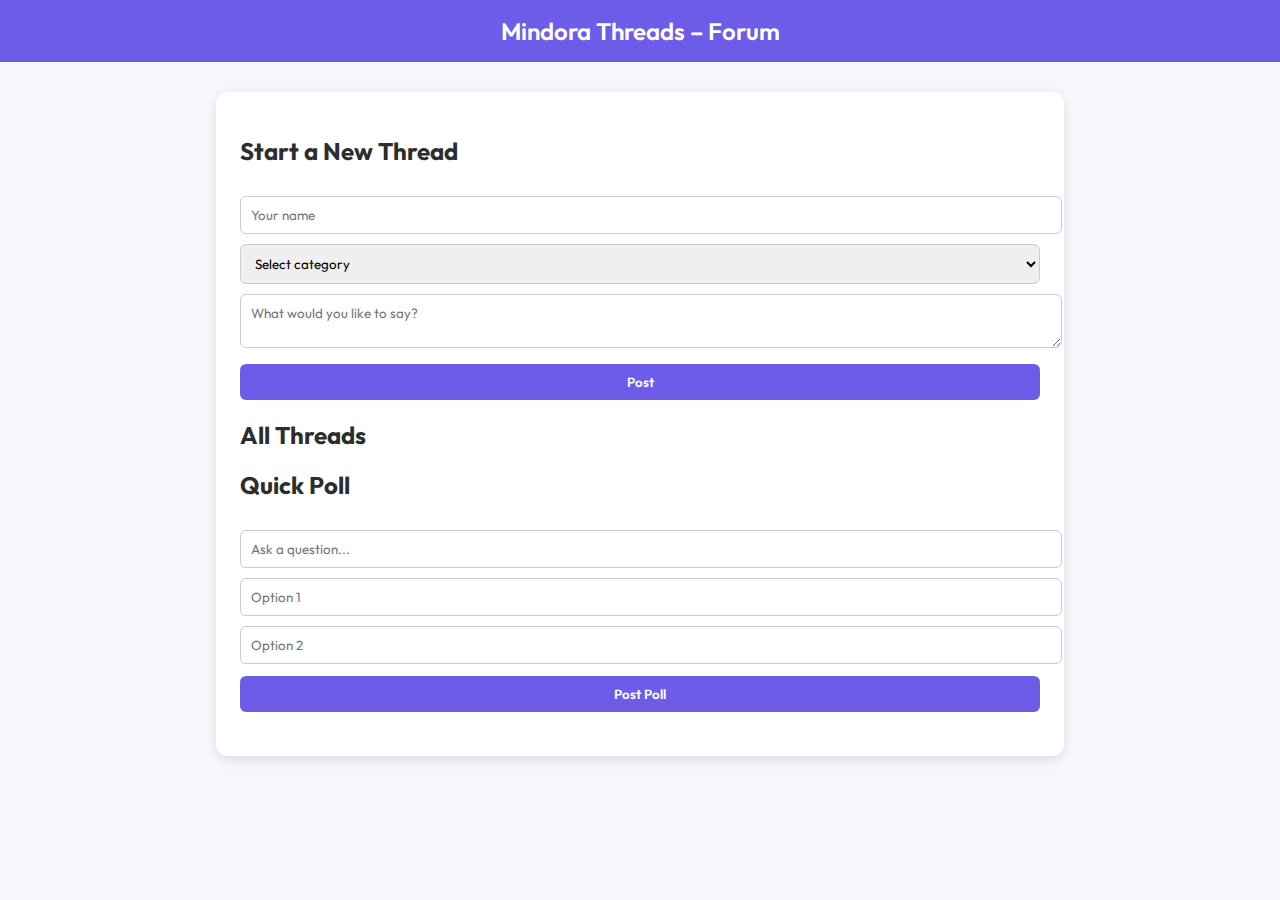
<file: forum.html>
<!DOCTYPE html>
<html lang="en">
<head>
  <meta charset="UTF-8" />
  <meta name="viewport" content="width=device-width, initial-scale=1.0"/>
  <title>Mindora Threads – Forum</title>
  <link href="https://fonts.googleapis.com/css2?family=Outfit:wght@400;600&display=swap" rel="stylesheet">
  <style>
    body {
      font-family: 'Outfit', sans-serif;
      background: #f7f6fd;
      margin: 0;
      padding: 0;
      color: #2d2d2d;
    }
    header {
      background-color: #6c5ce7;
      color: white;
      padding: 16px;
      text-align: center;
      font-size: 24px;
      font-weight: 600;
    }
    .container {
      max-width: 800px;
      margin: 30px auto;
      background: #ffffff;
      padding: 24px;
      border-radius: 12px;
      box-shadow: 0 4px 12px rgba(0,0,0,0.1);
    }
    input, textarea, select, button {
      width: 100%;
      padding: 10px;
      margin-top: 10px;
      border-radius: 6px;
      border: 1px solid #ccc;
      font-family: 'Outfit', sans-serif;
    }
    button {
      background-color: #6c5ce7;
      color: white;
      font-weight: 600;
      border: none;
      cursor: pointer;
      margin-top: 12px;
    }
    button:hover {
      background-color: #5a4fcf;
    }
    .post {
      background: #f1effd;
      border-left: 4px solid #6c5ce7;
      padding: 12px 16px;
      margin-top: 16px;
      border-radius: 6px;
      scroll-margin-top: 100px;
    }
    .post .meta {
      font-weight: 600;
      margin-bottom: 6px;
    }
    .comment {
      margin-left: 20px;
      margin-top: 8px;
      padding: 8px;
      background: #ede9ff;
      border-radius: 6px;
    }
  </style>
</head>
<body>
  <header>Mindora Threads – Forum</header>
  <div class="container">
    <h2>Start a New Thread</h2>
    <form id="postForm">
      <input type="text" id="username" placeholder="Your name" required />
      <select id="category" required>
        <option value="">Select category</option>
        <option value="Art">Art</option>
        <option value="Science">Science</option>
        <option value="Literature">Literature</option>
        <option value="Audio">Audio</option>
      </select>
      <textarea id="content" placeholder="What would you like to say?" required></textarea>
      <button type="submit">Post</button>
    </form>

    <h2>All Threads</h2>
    <div id="threadsContainer"></div>

    <h2>Quick Poll</h2>
    <form id="pollForm">
      <input type="text" id="pollQuestion" placeholder="Ask a question..." required />
      <input type="text" id="pollOption1" placeholder="Option 1" required />
      <input type="text" id="pollOption2" placeholder="Option 2" required />
      <button type="submit">Post Poll</button>
    </form>
    <div id="pollsContainer" style="margin-top:20px;"></div>
  </div>

  <script type="module">
    import { initializeApp } from "https://www.gstatic.com/firebasejs/9.6.10/firebase-app.js";
    import {
      getFirestore,
      collection,
      addDoc,
      onSnapshot,
      getDoc,
      doc,
      updateDoc,
      serverTimestamp
    } from "https://www.gstatic.com/firebasejs/9.6.10/firebase-firestore.js";

    const firebaseConfig = {
      apiKey: "YOUR_API_KEY",
      authDomain: "YOUR_PROJECT.firebaseapp.com",
      projectId: "YOUR_PROJECT_ID",
      storageBucket: "YOUR_PROJECT_ID.appspot.com",
      messagingSenderId: "YOUR_SENDER_ID",
      appId: "YOUR_APP_ID"
    };

    const app = initializeApp(firebaseConfig);
    const db = getFirestore(app);

    const postForm = document.getElementById("postForm");
    const threadsContainer = document.getElementById("threadsContainer");

    postForm.addEventListener("submit", async (e) => {
      e.preventDefault();
      const username = document.getElementById("username").value;
      const content = document.getElementById("content").value;
      const category = document.getElementById("category").value;
      await addDoc(collection(db, "threads"), {
        username,
        content,
        category,
        comments: [],
        createdAt: serverTimestamp()
      });
      postForm.reset();

});

    onSnapshot(collection(db, "threads"), (snapshot) => {
      threadsContainer.innerHTML = "";
      snapshot.forEach((docSnap) => {
        const data = docSnap.data();
        const div = document.createElement("div");
        div.id = "thread-" + docSnap.id;
        div.className = "post";
        div.innerHTML = `
          <div class="meta"><b>${data.username}</b> · <i>${data.category}</i></div>
          <div class="body">${data.content}</div>
          <button onclick="copyLink('thread-${docSnap.id}')">Share</button>
          <form onsubmit="return commentOnThread('${docSnap.id}', this)">
            <input type="text" name="comment" placeholder="Write a comment..." required />
            <button type="submit">Reply</button>
          </form>
          <div>${(data.comments || []).map(c => '<div class="comment"><b>' + c.name + ':</b> ' + c.text + '</div>').join('')}</div>
        `;
        threadsContainer.appendChild(div);
      });

      // scroll to thread if URL has #id
      const hash = window.location.hash;
      if (hash) {
        const el = document.querySelector(hash);
        if (el) el.scrollIntoView({ behavior: "smooth" });
      }
    });

    window.commentOnThread = async (id, form) => {
      const text = form.comment.value;
      const name = prompt("Your name:");
      const postRef = doc(db, "threads", id);
      const snap = await getDoc(postRef);
      const data = snap.data();
      const comments = data.comments || [];
      comments.push({ name, text });
      await updateDoc(postRef, { comments });
      form.reset();
      return false;
    };

    window.copyLink = (id) => {
      const url = `${window.location.href.split('#')[0]}#${id}`;
      navigator.clipboard.writeText(url).then(() => {
        alert("Link copied to clipboard!");
      });
    };

    // Poll logic
    const pollForm = document.getElementById("pollForm");
    const pollsContainer = document.getElementById("pollsContainer");

    pollForm.addEventListener("submit", async (e) => {
      e.preventDefault();
      const question = document.getElementById("pollQuestion").value;
      const option1 = document.getElementById("pollOption1").value;
      const option2 = document.getElementById("pollOption2").value;
      await addDoc(collection(db, "polls"), {
        question,
        options: [option1, option2],
        votes: [0, 0],
        createdAt: serverTimestamp()
      });
      pollForm.reset();
    });

    onSnapshot(collection(db, "polls"), (snapshot) => {
      pollsContainer.innerHTML = "";
      snapshot.forEach((docSnap) => {
        const data = docSnap.data();
        const div = document.createElement("div");
        div.className = "post";
        div.innerHTML = `
          <div><strong>${data.question}</strong></div>
          ${data.options.map((opt, i) => '<button onclick="votePoll(\\'' + docSnap.id + '\\', ' + i + ')">' + opt + ' (' + data.votes[i] + ')</button>').join("<br>")}
        `;
        pollsContainer.appendChild(div);
      });
    });

    window.votePoll = async (id, index) => {
      const ref = doc(db, "polls", id);
      const snap = await getDoc(ref);
      const data = snap.data();
      const votes = data.votes;
      votes[index]++;
      await updateDoc(ref, { votes });
    };
  </script>
</body>
</html>
</file>
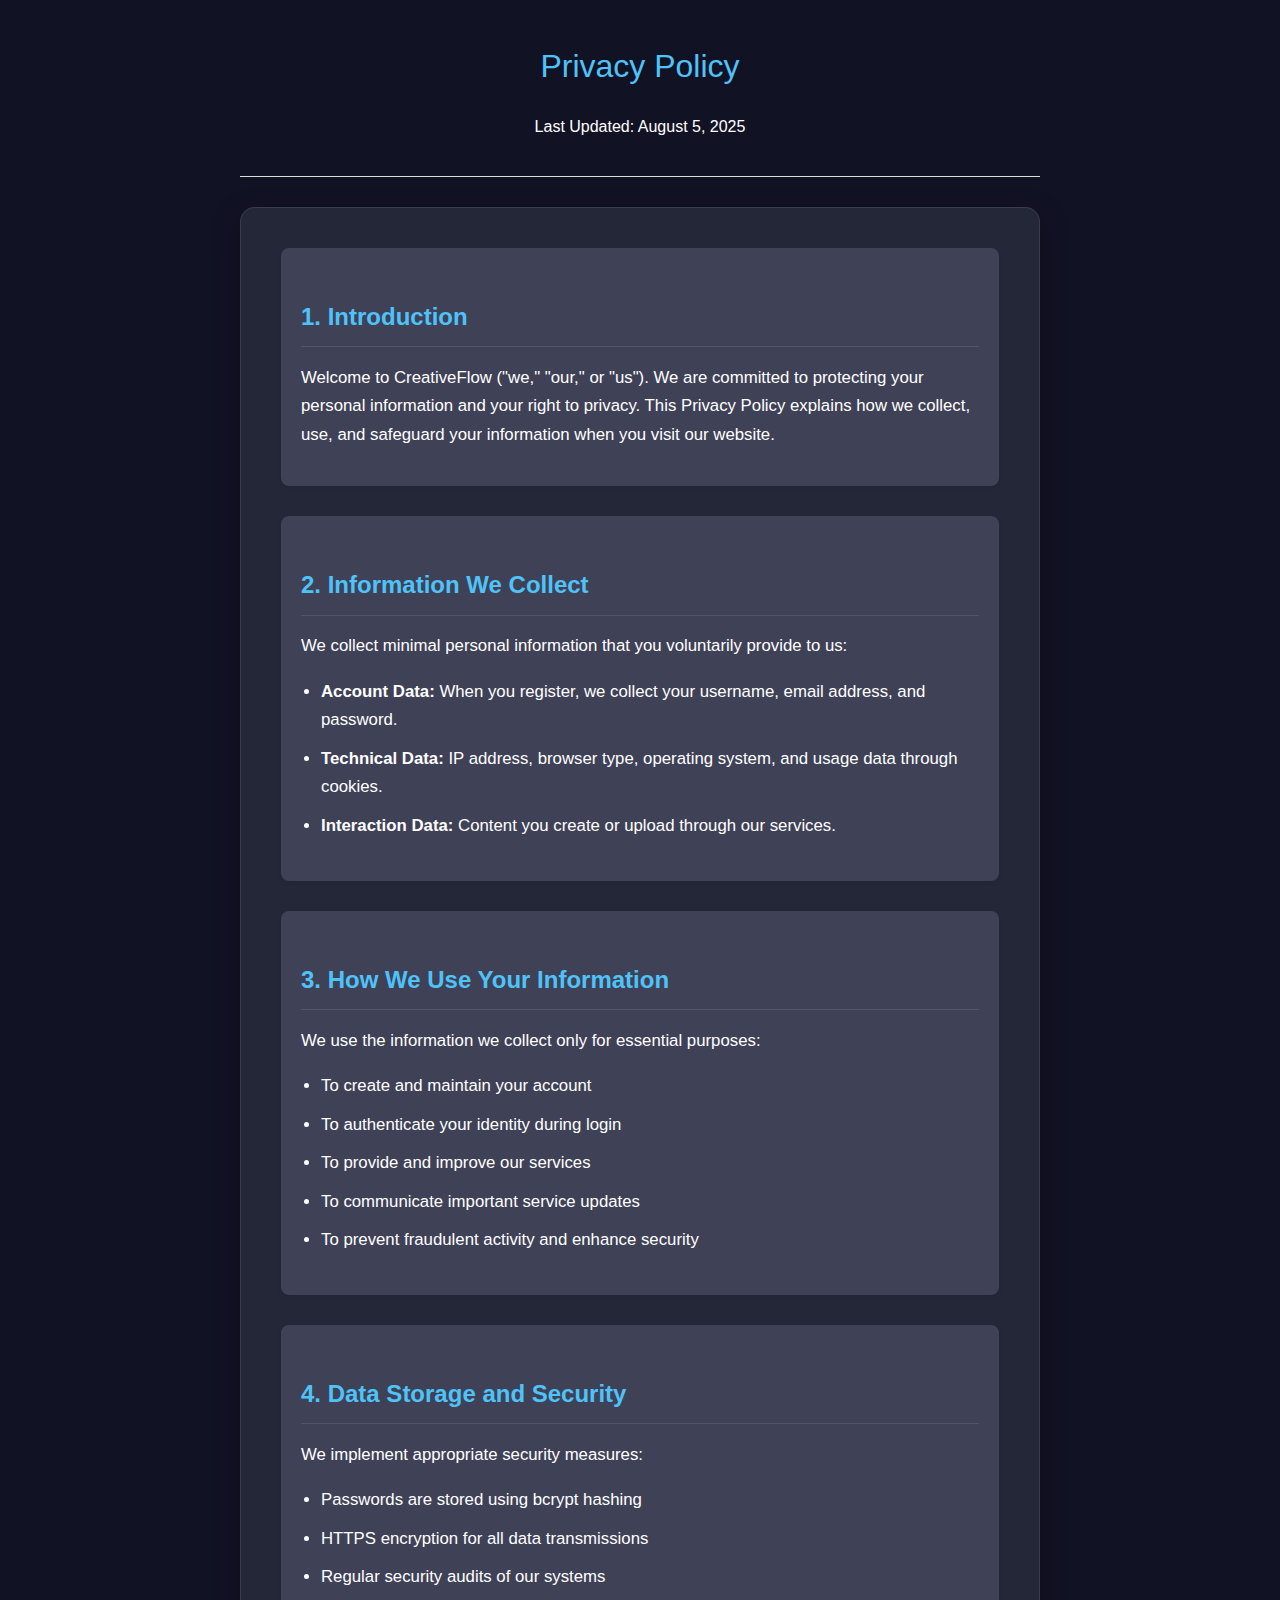
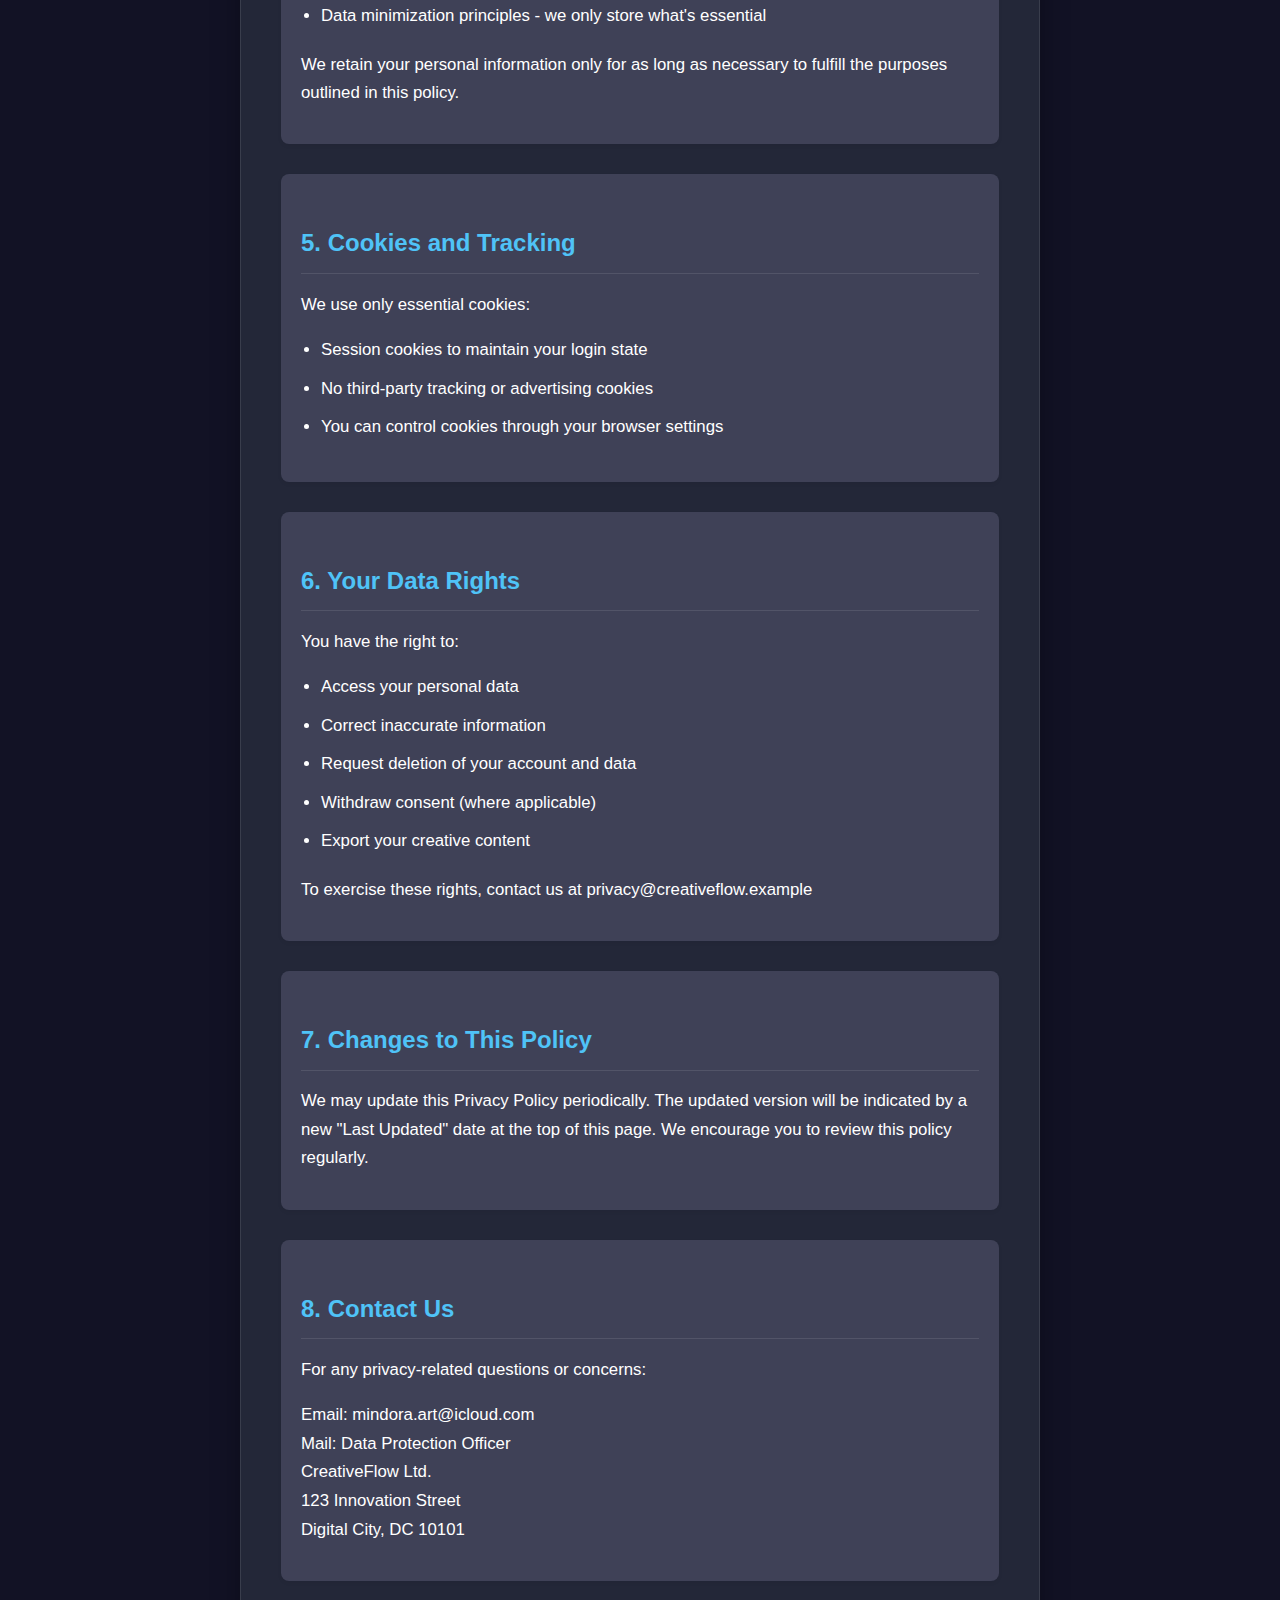
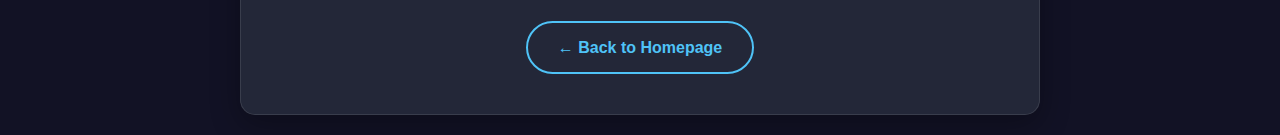
<file: privacy_policy.html>
<!DOCTYPE html>
<html lang="en">
<head>
    <meta charset="UTF-8">
    <meta name="viewport" content="width=device-width, initial-scale=1.0">
    <title>Privacy Policy</title>
    <style>
        :root {
            --primary-color: #4A90E2;
            --text-color: #333;
            --light-gray: #3f4157;
            --border-color: #ddd;
        }
        
        body {
            font-family: 'Segoe UI', Tahoma, Geneva, Verdana, sans-serif;
            line-height: 1.6;
            color: var(--text-color);
            max-width: 800px;
            margin: 0 auto;
            padding: 20px;
            background-color: #fff;
        }
        
        header {
            text-align: center;
            margin-bottom: 30px;
            padding-bottom: 20px;
            border-bottom: 1px solid var(--border-color);
        }
        
        h1 {
            color: #4fc3f7;
            font-weight: 300;
        }
        
        section {
            margin-bottom: 30px;
            padding: 20px;
            background-color: var(--light-gray);
            border-radius: 8px;
            box-shadow: 0 2px 4px rgba(0,0,0,0.05);
        }
        
        h2 {
            color: #4fc3f7;
            margin-top: 0;
            border-bottom: 1px solid var(--border-color);
            padding-bottom: 10px;
        }
        
        .back-link {
            text-align: center;
            margin-top: 30px;
        }
        
        .back-link a {
            display: inline-block;
            padding: 10px 20px;
            background-color: var(--primary-color);
            color: white;
            text-decoration: none;
            border-radius: 4px;
            transition: background-color 0.3s;
        }
        
        .back-link a:hover {
            background-color: #3a7bc8;
        }
        
        @media (max-width: 600px) {
            body {
                padding: 10px;
            }
            
            section {
                padding: 15px;
            }
        }
    </style>
</head>
<body>
    <div class="container">
        <header>
            <h1>Privacy Policy</h1>
            <p>Last Updated: August 5, 2025</p>
        </header>
        
        <main class="privacy-content">
            <section>
                <h2>1. Introduction</h2>
                <p>Welcome to CreativeFlow ("we," "our," or "us"). We are committed to protecting your personal information and your right to privacy. This Privacy Policy explains how we collect, use, and safeguard your information when you visit our website.</p>
            </section>
            
            <section>
                <h2>2. Information We Collect</h2>
                <p>We collect minimal personal information that you voluntarily provide to us:</p>
                <ul>
                    <li><strong>Account Data:</strong> When you register, we collect your username, email address, and password.</li>
                    <li><strong>Technical Data:</strong> IP address, browser type, operating system, and usage data through cookies.</li>
                    <li><strong>Interaction Data:</strong> Content you create or upload through our services.</li>
                </ul>
            </section>
            
            <section>
                <h2>3. How We Use Your Information</h2>
                <p>We use the information we collect only for essential purposes:</p>
                <ul>
                    <li>To create and maintain your account</li>
                    <li>To authenticate your identity during login</li>
                    <li>To provide and improve our services</li>
                    <li>To communicate important service updates</li>
                    <li>To prevent fraudulent activity and enhance security</li>
                </ul>
            </section>
            
            <section>
                <h2>4. Data Storage and Security</h2>
                <p>We implement appropriate security measures:</p>
                <ul>
                    <li>Passwords are stored using bcrypt hashing</li>
                    <li>HTTPS encryption for all data transmissions</li>
                    <li>Regular security audits of our systems</li>
                    <li>Data minimization principles - we only store what's essential</li>
                </ul>
                <p>We retain your personal information only for as long as necessary to fulfill the purposes outlined in this policy.</p>
            </section>
            
            <section>
                <h2>5. Cookies and Tracking</h2>
                <p>We use only essential cookies:</p>
                <ul>
                    <li>Session cookies to maintain your login state</li>
                    <li>No third-party tracking or advertising cookies</li>
                    <li>You can control cookies through your browser settings</li>
                </ul>
            </section>
            
            <section>
                <h2>6. Your Data Rights</h2>
                <p>You have the right to:</p>
                <ul>
                    <li>Access your personal data</li>
                    <li>Correct inaccurate information</li>
                    <li>Request deletion of your account and data</li>
                    <li>Withdraw consent (where applicable)</li>
                    <li>Export your creative content</li>
                </ul>
                <p>To exercise these rights, contact us at privacy@creativeflow.example</p>
            </section>
            
            <section>
                <h2>7. Changes to This Policy</h2>
                <p>We may update this Privacy Policy periodically. The updated version will be indicated by a new "Last Updated" date at the top of this page. We encourage you to review this policy regularly.</p>
            </section>
            
            <section>
                <h2>8. Contact Us</h2>
                <p>For any privacy-related questions or concerns:</p>
                <p>Email: mindora.art@icloud.com <br>
                Mail: Data Protection Officer<br>
                CreativeFlow Ltd.<br>
                123 Innovation Street<br>
                Digital City, DC 10101</p>
            </section>
            
            <div class="back-link">
                <a href="index.html">← Back to Homepage</a>
            </div>
        </main>
    </div>
</body>
</html>
<head>
  <link rel="stylesheet" href="styles.css">
</head>
</file>
<file: styles.css>
/* MINDORA.ART Custom Styles - Updated */

:root {
    /* Обновлённая цветовая палитра */
    --primary-purple: #6f42c1;
    --secondary-purple: #9C27B0;
    --light-purple: #E1BEE7;
    --dark-purple: #4A148C;
    --gradient-primary: linear-gradient(135deg, #667eea 0%, #764ba2 100%);
    --gradient-secondary: linear-gradient(135deg, #9C27B0 0%, #6f42c1 100%);
    --gradient-text: linear-gradient(135deg, #667eea 0%, #764ba2 50%, #9C27B0 100%);
    --background-dark: #1a1a2e;
    --background-darker: #121225; /* Более тёмный фон */
    --content-bg: #212140;
    --card-bg: rgba(30, 30, 50, 0.5); /* Новый цвет для карточек */
    --text-light: #ffffff;
    --text-muted: #b8b8b8;
    --accent-blue: #4fc3f7; /* Акцентный голубой */
}

/* Global Styles */
body {
    background: var(--background-darker); /* Ещё более тёмный фон */
    min-height: 100vh;
    font-family: 'Segoe UI', Tahoma, Geneva, Verdana, sans-serif;
    color: var(--text-light);
    line-height: 1.6;
}

/* Typography */
.gradient-text {
    background: var(--gradient-text);
    -webkit-background-clip: text;
    -webkit-text-fill-color: transparent;
    background-clip: text;
    font-weight: 700;
}

/* Navigation */
.navbar {
    background: rgba(26, 26, 46, 0.95) !important;
    backdrop-filter: blur(10px);
    box-shadow: 0 2px 20px rgba(0, 0, 0, 0.3);
    transition: all 0.3s ease;
}

.navbar-brand {
    font-size: 1.5rem;
    font-weight: 700;
}

.nav-link {
    color: var(--text-light) !important;
    font-weight: 500;
    transition: all 0.3s ease;
    position: relative;
}

.nav-link:hover {
    color: var(--light-purple) !important;
    transform: translateY(-2px);
}

.nav-link.active {
    color: var(--secondary-purple) !important;
}

.btn-outline-light {
    border-color: var(--light-purple);
    color: var(--light-purple);
    transition: all 0.3s ease;
}

.btn-outline-light:hover {
    background: var(--gradient-secondary);
    border-color: var(--secondary-purple);
    color: white;
    transform: translateY(-2px);
    box-shadow: 0 5px 15px rgba(156, 39, 176, 0.4);
}



.btn-primary:hover {
    transform: translateY(-3px);
    box-shadow: 0 8px 25px rgba(156, 39, 176, 0.6);
    
}/* Стили для нового изображения на главной */
.creative-image-container {
    max-width: 350px;
    margin: 0 auto;
    text-align: center;
}

.creative-image {
    width: 100%;
    height: auto;
    border-radius: 12px;
    box-shadow: 0 15px 30px rgba(0, 0, 0, 0.4);
    transition: transform 0.4s ease, opacity 0.4s ease;
    opacity: 0.95;
    border: 1px solid rgba(255, 255, 255, 0.1);
}

.creative-image:hover {
    transform: scale(1.03);
    opacity: 1;
}

.creative-caption {
    margin-top: 15px;
    color: #c2b5ff;
    font-style: italic;
    font-size: 0.95rem;
}

/* ===== ОБНОВЛЁННЫЕ КАТЕГОРИИ НА ГЛАВНОЙ ===== */
.categories-section {
    background: transparent; /* Убрали фон секции */
    padding: 80px 0;
}

.category-card {
    background: var(--card-bg);
    border-radius: 15px;
    padding: 30px;
    text-align: center;
    transition: all 0.3s ease;
    border: 1px solid rgba(255, 255, 255, 0.1);
    backdrop-filter: blur(10px);
    height: 100%;
}

.category-card:hover {
    transform: translateY(-10px);
    box-shadow: 0 15px 30px rgba(0, 0, 0, 0.4);
    border-color: rgba(159, 68, 216, 0.3);
}

.category-icon {
    font-size: 2.5rem;
    margin-bottom: 20px;
    color: var(--accent-blue); /* Голубой цвет иконок */
}

.category-title {
    font-size: 1.2rem;
    font-weight: 600;
    margin-bottom: 15px;
    color: var(--text-light);
}


.category-description {
    color: var(--text-muted);
    font-size: 0.95rem;
}

/* Features Section */
.features-section {
    background: rgba(22, 33, 62, 0.8);
}

.feature-item {
    display: flex;
    align-items: flex-start;
}

.feature-item i {
    font-size: 1.5rem;
    margin-top: 5px;
}

/* About Section */
.about-section {
    background: rgba(255, 255, 255, 0.05);
    backdrop-filter: blur(10px);
}

/* Footer */
.footer-section {
    background: var(--background-darker);
    border-top: 1px solid rgba(255, 255, 255, 0.1);
}

.social-links a {
    font-size: 1.2rem;
    transition: all 0.3s ease;
}

.social-links a:hover {
    color: var(--secondary-purple) !important;
    transform: translateY(-2px);
}

/* Gallery Styles */
.gallery-header {
    padding: 120px 0 60px;
    background: rgba(26, 26, 46, 0.8);
    backdrop-filter: blur(10px);
}

.filters-section {
    background: rgba(255, 255, 255, 0.1);
    backdrop-filter: blur(10px);
}

.btn-outline-primary {
    border-color: var(--light-purple);
    color: var(--light-purple);
    transition: all 0.3s ease;
}

.btn-outline-primary:hover,
.btn-outline-primary.active {
    background: var(--gradient-secondary);
    border-color: var(--secondary-purple);
    color: white;
    transform: translateY(-2px);
    box-shadow: 0 5px 15px rgba(156, 39, 176, 0.4);
}

.work-card {
    background: rgba(255, 255, 255, 0.1);
    border-radius: 15px;
    overflow: hidden;
    transition: all 0.3s ease;
    border: 1px solid rgba(255, 255, 255, 0.2);
    backdrop-filter: blur(10px);
    cursor: pointer;
}

.work-card:hover {
    transform: translateY(-5px);
    background: rgba(255, 255, 255, 0.15);
    box-shadow: 0 10px 25px rgba(0, 0, 0, 0.3);
}

.work-card-header {
    padding: 15px;
    display: flex;
    justify-content: space-between;
    align-items: center;
}

.category-badge {
    background: var(--gradient-secondary);
    color: white;
    padding: 5px 15px;
    border-radius: 50px;
    font-size: 0.8rem;
    font-weight: 600;
}

.work-card-content {
    position: relative;
    height: 200px;
    overflow: hidden;
}

.work-image img {
    width: 100%;
    height: 200px;
    object-fit: cover;
}

.work-text-preview {
    padding: 20px;
    height: 200px;
    overflow: hidden;
    background: rgba(0, 0, 0, 0.3);
    display: flex;
    align-items: center;
}

.work-audio-preview {
    height: 200px;
    display: flex;
    flex-direction: column;
    align-items: center;
    justify-content: center;
    background: rgba(0, 0, 0, 0.3);
}

.work-placeholder {
    height: 200px;
    display: flex;
    align-items: center;
    justify-content: center;
    background: rgba(0, 0, 0, 0.3);
}

.work-card-body {
    padding: 20px;
}

.work-title {
    font-size: 1.1rem;
    font-weight: 600;
    margin-bottom: 10px;
    color: white;
}

.work-description {
    color: var(--text-muted);
    font-size: 0.9rem;
    margin-bottom: 15px;
}

.work-meta {
    border-top: 1px solid rgba(255, 255, 255, 0.1);
    padding-top: 10px;
}

/* Create Page Styles */
.create-header {
    padding: 120px 0 60px;
    background: rgba(26, 26, 46, 0.8);
    backdrop-filter: blur(10px);
}

.create-form .card {
    background: rgba(255, 255, 255, 0.1);
    border: 1px solid rgba(255, 255, 255, 0.2);
    backdrop-filter: blur(10px);
}

.form-control,
.form-select {
    background: rgba(255, 255, 255, 0.1);
    border: 1px solid rgba(255, 255, 255, 0.3);
    color: white;
    backdrop-filter: blur(10px);
}

.form-control:focus,
.form-select:focus {
    background: rgba(255, 255, 255, 0.15);
    border-color: var(--secondary-purple);
    color: white;
    box-shadow: 0 0 10px rgba(156, 39, 176, 0.3);
}

.form-control::placeholder {
    color: var(--text-muted);
}

.form-label {
    color: white;
    font-weight: 600;
}

.form-text {
    color: var(--text-muted);
}

/* Profile Page Styles */
.profile-header {
    padding: 120px 0 60px;
    background: rgba(26, 26, 46, 0.8);
    backdrop-filter: blur(10px);
}

.profile-avatar {
    color: var(--light-purple);
}

.profile-stats {
    margin-top: 30px;
}

.stat-card {
    background: rgba(255, 255, 255, 0.1);
    border-radius: 15px;
    padding: 20px;
    text-align: center;
    margin: 0 10px;
    backdrop-filter: blur(10px);
}

.stat-card h3 {
    font-size: 2rem;
    font-weight: 700;
    margin-bottom: 5px;
    background: var(--gradient-text);
    -webkit-background-clip: text;
    -webkit-text-fill-color: transparent;
    background-clip: text;
}

.profile-content .card {
    background: rgba(255, 255, 255, 0.1);
    border: 1px solid rgba(255, 255, 255, 0.2);
    backdrop-filter: blur(10px);
}

/* User Work Card Styles */
.user-work-card .work-card-header {
    justify-content: space-between;
}

.work-actions {
    display: flex;
    gap: 5px;
}

.work-actions .btn {
    padding: 5px 8px;
    font-size: 0.8rem;
}

/* Modal Styles */
.modal-content {
    background: rgba(26, 26, 46, 0.95);
    border: 1px solid rgba(255, 255, 255, 0.2);
    backdrop-filter: blur(20px);
    color: white;
}

.modal-header {
    border-bottom: 1px solid rgba(255, 255, 255, 0.1);
}

.modal-footer {
    border-top: 1px solid rgba(255, 255, 255, 0.1);
}

.btn-close {
    filter: invert(1);
}

/* Responsive Design */
@media (max-width: 768px) {
    .hero-section {
        min-height: auto;
        padding: 100px 0 50px;
    }
    
    .display-2 {
        font-size: 2.5rem;
    }
    
    .category-card {
        margin-bottom: 20px;
    }
    
    .hero-buttons {
        text-align: center;
        margin-top: 30px;
    }
    
    .hero-buttons .btn {
        display: block;
        width: 100%;
        margin-bottom: 15px;
    }
    
    .stat-card {
        margin: 10px 0;
    }
    
    .filters-section .btn {
        margin-bottom: 10px;
        font-size: 0.9rem;
    }
}

@media (max-width: 576px) {
    .container {
        padding: 0 15px;
    }
    
    .work-card-body {
        padding: 15px;
    }
    
    .category-card {
        padding: 20px;
    }
    
    .navbar-brand {
        font-size: 1.2rem;
    }
}

/* Animation Classes */
.fade-in {
    opacity: 0;
    transform: translateY(20px);
    animation: fadeInUp 0.6s ease forwards;
}

@keyframes fadeInUp {
    to {
        opacity: 1;
        transform: translateY(0);
    }
}

.loading-dots::after {
    content: '';
    animation: dots 1.5s steps(5, end) infinite;
}

@keyframes dots {
    0%, 20% {
        color: rgba(0,0,0,0);
        text-shadow: .25em 0 0 rgba(0,0,0,0), .5em 0 0 rgba(0,0,0,0);
    }
    40% {
        color: white;
        text-shadow: .25em 0 0 rgba(0,0,0,0), .5em 0 0 rgba(0,0,0,0);
    }
    60% {
        text-shadow: .25em 0 0 white, .5em 0 0 rgba(0,0,0,0);
    }
    80%, 100% {
        text-shadow: .25em 0 0 white, .5em 0 0 white;
    }
}

/* Utility Classes */
.text-gradient {
    background: var(--gradient-text);
    -webkit-background-clip: text;
    -webkit-text-fill-color: transparent;
    background-clip: text;
}

.bg-glass {
    background: rgba(255, 255, 255, 0.1);
    backdrop-filter: blur(10px);
    border: 1px solid rgba(255, 255, 255, 0.2);
}

.shadow-purple {
    box-shadow: 0 10px 25px rgba(156, 39, 176, 0.3);
}

.border-gradient {
    border: 2px solid transparent;
    background: linear-gradient(white, white) padding-box, var(--gradient-secondary) border-box;
}

/* ===== ОБНОВЛЁННАЯ ПОЛИТИКА КОНФИДЕНЦИАЛЬНОСТИ ===== */
.privacy-policy-page {
    background: #4fc3f7;
    padding: 60px 0;
}

.privacy-content {
    max-width: 800px;   
    margin: 0 auto;
    background: #232738;
    padding: 40px;
    border-radius: 15px;
    box-shadow: 0 10px 30px rgba(0, 0, 0, 0.3);
    border: 1px solid rgba(255, 255, 255, 0.1);
}

.privacy-content h1 {
    color: var(--accent-blue); /* Голубой заголовок */
    text-align: center;
    margin-bottom: 30px;
    font-weight: 300;
    padding-bottom: 20px;
    border-bottom: 1px solid rgba(255,255,255,0.1);
}

.privacy-content h2 {
    color: var(--accent-blue); /* Светло-фиолетовый */
    margin-top: 30px;
    margin-bottom: 15px;
    padding-bottom: 10px;
    border-bottom: 1px solid rgba(255,255,255,0.1);
}

.privacy-content p, .privacy-content li {
    color: #ffffff;
    font-size: 1.05rem;
    line-height: 1.7;
}

.privacy-content ul {
    padding-left: 20px;
    margin-bottom: 20px;
}

.privacy-content li {
    margin-bottom: 10px;
}

.back-link {
    text-align: center;
    margin-top: 40px;
}

.back-link a {
    display: inline-block;
    padding: 12px 30px;
    background: transparent;
    color: var(--accent-blue);
    text-decoration: none;
    border-radius: 50px;
    font-weight: 600;
    transition: all 0.3s ease;
    border: 2px solid var(--accent-blue);
}

.back-link a:hover {
    background: rgba(79, 195, 247, 0.1);
    transform: translateY(-3px);
}

/* ===== МИНИМАЛИСТИЧНОЕ ИЗОБРАЖЕНИЕ НА ГЛАВНОЙ ===== */
.creative-image-container {
    max-width: 320px; /* Уменьшенный размер */
    margin: 0 auto 40px;
    text-align: center;
}

.creative-image {
    width: 100%;
    height: auto;
    opacity: 0.9;
    transition: transform 0.5s ease;
    filter: drop-shadow(0 10px 20px rgba(0,0,0,0.3));
}

.creative-image:hover {
    transform: scale(1.05);
}

.creative-caption {
    margin-top: 15px;
    color: var(--accent-blue);
    font-style: italic;
    font-size: 0.9rem;
}

/* Остальные стили без изменений */
/* ... (весь остальной CSS) ... */
</file>
